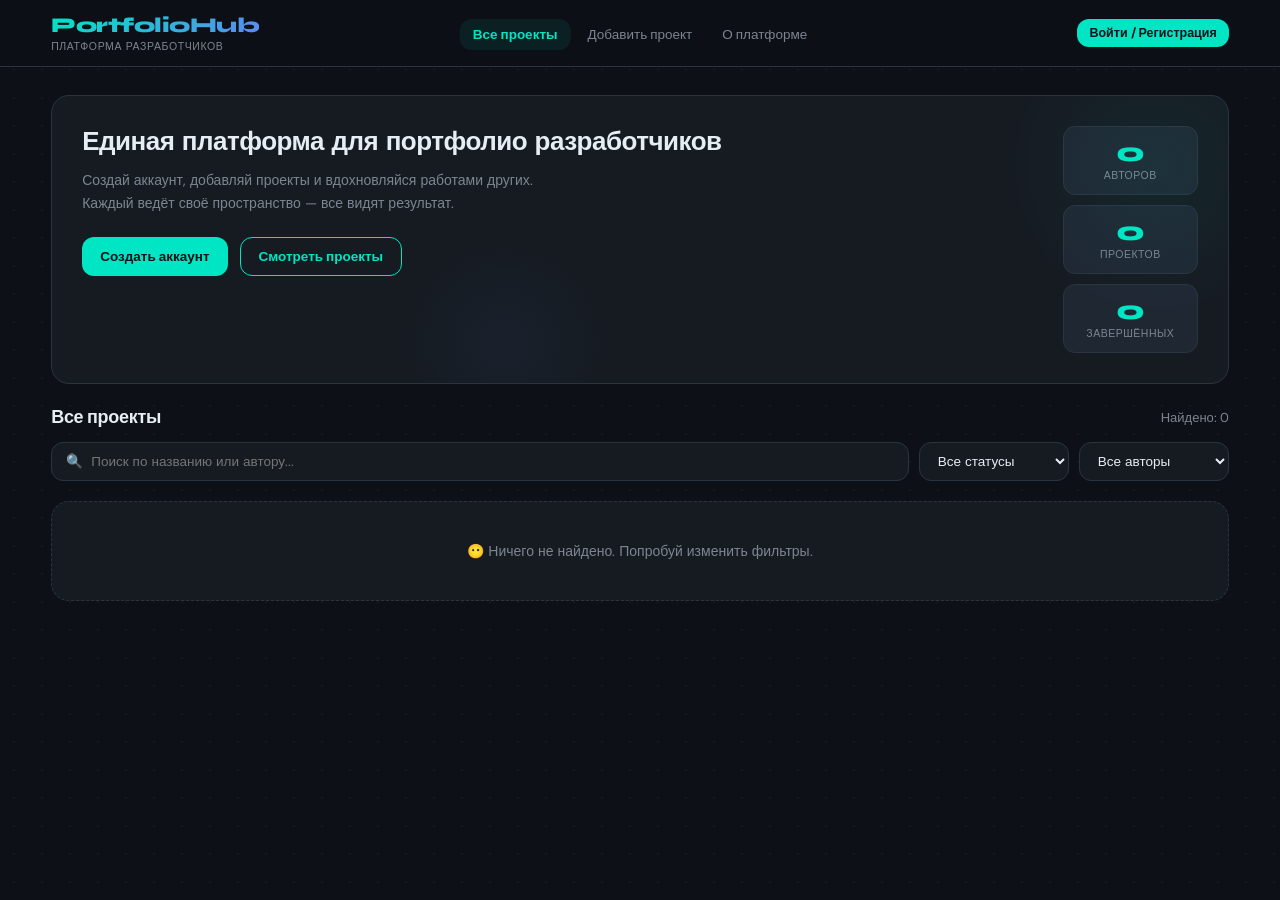
<file: multiuser-site/index.html>
<!DOCTYPE html>
<html lang="ru">
<head>
  <meta charset="UTF-8">
  <meta name="viewport" content="width=device-width, initial-scale=1.0">
  <title>PortfolioHub</title>
  <link rel="stylesheet" href="css/style.css">
</head>
<body>

<header class="site-header">
  <div class="container header-row">
    <div class="logo-block">
      <h1 class="logo-title">PortfolioHub</h1>
      <p class="logo-text">Платформа разработчиков</p>
    </div>
    <nav class="nav">
      <a href="index.html" class="active">Все проекты</a>
      <a href="form.html">Добавить проект</a>
      <a href="about.html">О платформе</a>
    </nav>
    <div class="user-area">
      <div id="userInfo" style="display:none">
        <div class="user-badge">
          <div class="avatar-dot" id="headerAvatar"></div>
          <span id="headerName"></span>
        </div>
        <button class="btn btn-ghost btn-sm" id="logoutBtn">Выйти</button>
      </div>
      <button id="loginBtn" class="btn btn-sm">Войти / Регистрация</button>
    </div>
  </div>
</header>

<main class="container">
  <section class="hero">
    <div class="hero-left">
      <h2>Единая платформа для портфолио разработчиков</h2>
      <p>Создай аккаунт, добавляй проекты и вдохновляйся работами других. Каждый ведёт своё пространство — все видят результат.</p>
      <div class="hero-actions">
        <button class="btn" id="heroRegBtn">Создать аккаунт</button>
        <a href="#projects" class="btn btn-outline">Смотреть проекты</a>
      </div>
    </div>
    <div class="hero-stats">
      <div class="stat-mini"><span id="statUsers">0</span><small>Авторов</small></div>
      <div class="stat-mini"><span id="statProjects">0</span><small>Проектов</small></div>
      <div class="stat-mini"><span id="statDone">0</span><small>Завершённых</small></div>
    </div>
  </section>

  <div class="section-header" id="projects">
    <h2>Все проекты</h2>
    <p id="countText"></p>
  </div>

  <div class="filters">
    <input type="text" id="searchInput" placeholder="🔍  Поиск по названию или автору...">
    <select id="statusFilter">
      <option value="all">Все статусы</option>
      <option value="done">Завершённые</option>
      <option value="progress">В процессе</option>
    </select>
    <select id="userFilter">
      <option value="all">Все авторы</option>
    </select>
  </div>

  <div id="projectsList" class="projects-grid"></div>
</main>


<div id="authModal" class="modal-overlay" style="display:none">
  <div class="modal">
    <button class="modal-close" id="authClose">✕</button>
    <h2>Добро пожаловать</h2>
    <p class="modal-desc">Войди или создай новый аккаунт</p>

    <div class="modal-tabs">
      <button class="modal-tab active" id="tabLogin">Войти</button>
      <button class="modal-tab" id="tabRegister">Регистрация</button>
    </div>

  
    <div id="loginForm">
      <div class="form-group">
        <label>Имя пользователя</label>
        <input type="text" id="loginName" placeholder="Например: Артур" autocomplete="username">
      </div>
      <div class="form-group">
        <label>Пароль</label>
        <div class="input-wrap">
          <input type="password" id="loginPass" placeholder="Введи пароль" autocomplete="current-password">
          <button type="button" class="toggle-pw" id="toggleLogin">👁</button>
        </div>
      </div>
      <span class="form-error" id="loginError"></span>
      <div class="modal-buttons">
        <button type="button" class="btn" id="doLoginBtn">Войти</button>
      </div>
      <div class="divider"></div>
      <div id="demoUsers" class="users-list"></div>
    </div>

 
    <div id="registerForm" style="display:none">
      <div class="form-group">
        <label>Имя пользователя</label>
        <input type="text" id="regName" placeholder="Минимум 2 символа" maxlength="24" autocomplete="username">
      </div>
      <div class="form-group">
        <label>Пароль</label>
        <div class="input-wrap">
          <input type="password" id="regPass" placeholder="Минимум 4 символа" autocomplete="new-password">
          <button type="button" class="toggle-pw" id="toggleReg1">👁</button>
        </div>
      </div>
      <div class="form-group">
        <label>Подтверди пароль</label>
        <div class="input-wrap">
          <input type="password" id="regPass2" placeholder="Повтори пароль" autocomplete="new-password">
          <button type="button" class="toggle-pw" id="toggleReg2">👁</button>
        </div>
      </div>
      <div class="form-group">
        <label>Цвет аватара</label>
        <div class="avatar-colors" id="colorPicker"></div>
      </div>
      <span class="form-error" id="regError"></span>
      <div class="modal-buttons">
        <button type="button" class="btn" id="doRegBtn">Создать аккаунт</button>
      </div>
    </div>
  </div>
</div>


<div id="projectModal" class="project-modal-overlay" style="display:none">
  <div class="project-modal">
    <div class="project-modal-header">
      <div class="project-modal-header-left">
        <span id="pm-status" class="project-status"></span>
        <h2 id="pm-title" style="margin-top:8px"></h2>
      </div>
      <button class="modal-close" id="pmClose" style="flex-shrink:0">✕</button>
    </div>
    <div class="project-modal-body">
      <div class="project-modal-meta">
        <div class="meta-item"><div class="meta-label">Категория</div><div class="meta-value" id="pm-category"></div></div>
        <div class="meta-item"><div class="meta-label">Дата</div><div class="meta-value" id="pm-date"></div></div>
      </div>
      <div class="project-modal-desc">
        <div class="meta-label">Описание проекта</div>
        <p id="pm-desc"></p>
      </div>
      <div id="pm-link-wrap" style="display:none">
        <a id="pm-link" class="project-modal-link" target="_blank" rel="noopener">🔗 <span id="pm-link-text"></span></a>
      </div>
      <div class="project-modal-author">
        <div class="author-avatar-lg" id="pm-avatar"></div>
        <div class="author-info">
          <div class="author-name" id="pm-author"></div>
          <div class="author-sub">Автор проекта</div>
        </div>
      </div>
    </div>
    <div class="project-modal-footer">
      <div id="pm-owner-btns" style="display:none; gap:8px">
        <button type="button" class="btn btn-ghost btn-sm" id="pm-toggle-btn">Сменить статус</button>
        <button type="button" class="btn btn-danger btn-sm" id="pm-delete-btn">Удалить проект</button>
      </div>
      <button type="button" class="btn btn-outline btn-sm" id="pmCloseFooter">Закрыть</button>
    </div>
  </div>
</div>

<script src="js/storage.js"></script>
<script src="js/main.js"></script>
</body>
</html>
</file>
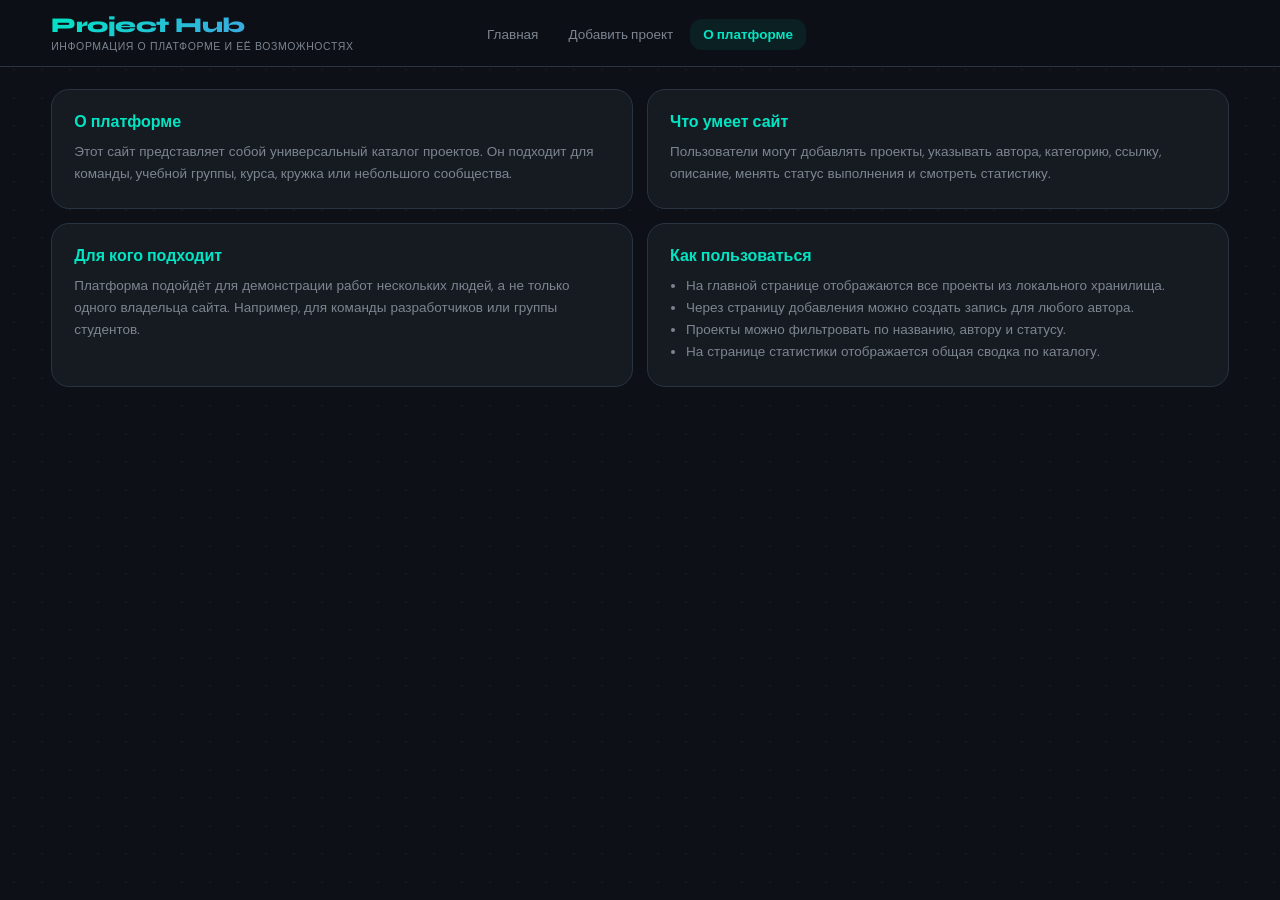
<file: multiuser-site/about.html>
<!DOCTYPE html>
<html lang="ru">
<head>
  <meta charset="UTF-8">
  <meta name="viewport" content="width=device-width, initial-scale=1.0">
  <title>О платформе</title>
  <link rel="stylesheet" href="css/style.css">
</head>
<body>
  <header class="site-header">
    <div class="container header-row">
      <div class="logo-block">
        <h1 class="logo-title">Project Hub</h1>
        <p class="logo-text">Информация о платформе и её возможностях</p>
      </div>

      <nav class="nav">
        <a href="index.html">Главная</a>
        <a href="form.html">Добавить проект</a>
        <a href="about.html" class="active">О платформе</a>
      </nav>
    </div>
  </header>

  <main class="container">
    <section class="about-grid">
      <div class="about-card">
        <h2>О платформе</h2>
        <p>
          Этот сайт представляет собой универсальный каталог проектов. Он подходит
          для команды, учебной группы, курса, кружка или небольшого сообщества.
        </p>
      </div>

      <div class="about-card">
        <h2>Что умеет сайт</h2>
        <p>
          Пользователи могут добавлять проекты, указывать автора, категорию,
          ссылку, описание, менять статус выполнения и смотреть статистику.
        </p>
      </div>

      <div class="about-card">
        <h2>Для кого подходит</h2>
        <p>
          Платформа подойдёт для демонстрации работ нескольких людей, а не только
          одного владельца сайта. Например, для команды разработчиков или группы студентов.
        </p>
      </div>

      <div class="about-card">
        <h2>Как пользоваться</h2>
        <ul>
          <li>На главной странице отображаются все проекты из локального хранилища.</li>
          <li>Через страницу добавления можно создать запись для любого автора.</li>
          <li>Проекты можно фильтровать по названию, автору и статусу.</li>
          <li>На странице статистики отображается общая сводка по каталогу.</li>
        </ul>
      </div>
    </section>
  </main>
</body>
</html>
</file>
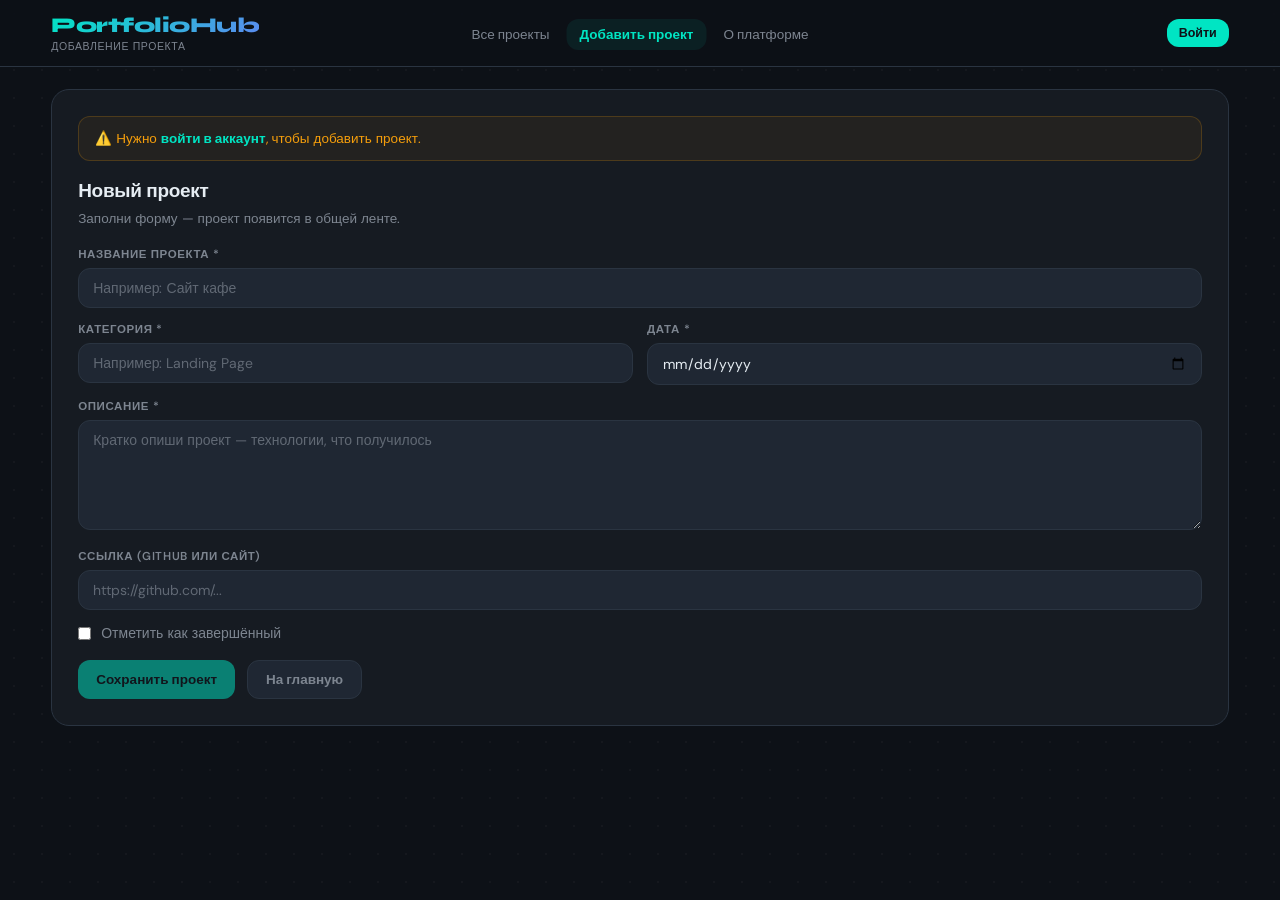
<file: multiuser-site/form.html>
<!DOCTYPE html>
<html lang="ru">
<head>
  <meta charset="UTF-8">
  <meta name="viewport" content="width=device-width, initial-scale=1.0">
  <title>Добавить проект — PortfolioHub</title>
  <link rel="stylesheet" href="css/style.css">
</head>
<body>

  <header class="site-header">
    <div class="container header-row">
      <div class="logo-block">
        <h1 class="logo-title">PortfolioHub</h1>
        <p class="logo-text">Добавление проекта</p>
      </div>
      <nav class="nav">
        <a href="index.html">Все проекты</a>
        <a href="form.html" class="active">Добавить проект</a>
        <a href="about.html">О платформе</a>
      </nav>
      <div class="user-area">
        <div id="userInfo" style="display:none">
          <div class="user-badge">
            <div class="avatar-dot" id="headerAvatar"></div>
            <span id="headerName"></span>
          </div>
          <button class="btn btn-ghost btn-sm" onclick="storage.logout(); location.href='index.html'">Выйти</button>
        </div>
        <a id="loginBtn" href="index.html" class="btn btn-sm" style="display:none">Войти</a>
      </div>
    </div>
  </header>

  <main class="container">
    <section class="page-box">
      <div id="authWarning" class="auth-warning" style="display:none">
        ⚠️ Нужно <a href="index.html">войти в аккаунт</a>, чтобы добавить проект.
      </div>
      <h2>Новый проект</h2>
      <p class="page-text">Заполни форму — проект появится в общей ленте.</p>
      <p class="author-text" id="authorLine" style="display:none"></p>

      <form id="projectForm" class="project-form" style="margin-top:20px">
        <div class="form-group">
          <label>Название проекта *</label>
          <input type="text" id="title" placeholder="Например: Сайт кафе">
        </div>
        <div class="form-row">
          <div class="form-group">
            <label>Категория *</label>
            <input type="text" id="category" placeholder="Например: Landing Page">
          </div>
          <div class="form-group">
            <label>Дата *</label>
            <input type="date" id="date">
          </div>
        </div>
        <div class="form-group">
          <label>Описание *</label>
          <textarea id="description" placeholder="Кратко опиши проект — технологии, что получилось"></textarea>
        </div>
        <div class="form-group">
          <label>Ссылка (GitHub или сайт)</label>
          <input type="text" id="link" placeholder="https://github.com/...">
        </div>
        <div class="checkbox-group">
          <input type="checkbox" id="done">
          <label for="done">Отметить как завершённый</label>
        </div>
        <div class="form-buttons">
          <button type="submit" class="btn" id="submitBtn">Сохранить проект</button>
          <a href="index.html" class="btn btn-gray">На главную</a>
        </div>
      </form>
    </section>

    <section class="page-box" id="mySection" style="display:none">
      <h2>Мои проекты</h2>
      <div id="myProjectsList" class="projects-grid" style="margin-top:16px"></div>
    </section>
  </main>

  <div id="projectModal" class="project-modal-overlay" style="display:none" onclick="if(event.target===this)closeProjectModal()">
    <div class="project-modal">
      <div class="project-modal-header">
        <div class="project-modal-header-left">
          <span id="pm-status" class="project-status"></span>
          <h2 id="pm-title" style="margin-top:8px"></h2>
        </div>
        <button class="modal-close" onclick="closeProjectModal()" style="flex-shrink:0">✕</button>
      </div>
      <div class="project-modal-body">
        <div class="project-modal-meta">
          <div class="meta-item"><div class="meta-label">Категория</div><div class="meta-value" id="pm-category"></div></div>
          <div class="meta-item"><div class="meta-label">Дата</div><div class="meta-value" id="pm-date"></div></div>
        </div>
        <div class="project-modal-desc">
          <div class="meta-label">Описание проекта</div>
          <p id="pm-desc"></p>
        </div>
        <div id="pm-link-wrap" style="display:none">
          <a id="pm-link" class="project-modal-link" target="_blank" rel="noopener">🔗 <span id="pm-link-text"></span></a>
        </div>
        <div class="project-modal-author">
          <div class="author-avatar-lg" id="pm-avatar"></div>
          <div class="author-info"><div class="author-name" id="pm-author"></div><div class="author-sub">Автор проекта</div></div>
        </div>
      </div>
      <div class="project-modal-footer">
        <div id="pm-owner-btns" style="display:none; gap:8px">
          <button class="btn btn-ghost btn-sm" id="pm-toggle-btn">Сменить статус</button>
          <button class="btn btn-danger btn-sm" id="pm-delete-btn">Удалить</button>
        </div>
        <button class="btn btn-outline btn-sm" onclick="closeProjectModal()">Закрыть</button>
      </div>
    </div>
  </div>

  <script src="js/storage.js"></script>
  <script src="js/form.js"></script>
</body>
</html>
</file>
<file: multiuser-site/css/style.css>
@import url("https://fonts.googleapis.com/css2?family=Syne:wght@400;600;700;800&family=DM+Sans:wght@300;400;500;600&display=swap");

:root {
  --bg: #0d1117;
  --surface: #161b22;
  --surface2: #1f2733;
  --border: #2a3441;
  --accent: #00e5c3;
  --accent2: #5b8af0;
  --warn: #f59e0b;
  --danger: #ef4444;
  --text: #e6edf3;
  --muted: #7d8590;
  --done-bg: #0d2818;
  --done-fg: #3fb950;
  --prog-bg: #271c0d;
  --prog-fg: #d29922;
  --radius: 12px;
  --radius-lg: 18px;
}

* {
  box-sizing: border-box;
  margin: 0;
  padding: 0;
}
html {
  scroll-behavior: smooth;
}

body {
  font-family: "DM Sans", sans-serif;
  background: var(--bg);
  color: var(--text);
  min-height: 100vh;
  background-image: radial-gradient(circle, #ffffff08 1px, transparent 1px);
  background-size: 28px 28px;
}

::-webkit-scrollbar {
  width: 6px;
}
::-webkit-scrollbar-track {
  background: var(--bg);
}
::-webkit-scrollbar-thumb {
  background: var(--border);
  border-radius: 3px;
}

.container {
  width: 92%;
  max-width: 1200px;
  margin: 0 auto;
}

.site-header {
  background: rgba(13, 17, 23, 0.88);
  backdrop-filter: blur(16px);
  border-bottom: 1px solid var(--border);
  padding: 13px 0;
  position: sticky;
  top: 0;
  z-index: 200;
}

.header-row {
  display: flex;
  align-items: center;
  justify-content: space-between;
  position: relative;
}

.logo-title {
  font-family: "Syne", sans-serif;
  font-weight: 800;
  font-size: 21px;
  letter-spacing: -0.5px;
  background: linear-gradient(135deg, var(--accent) 0%, var(--accent2) 100%);
  -webkit-background-clip: text;
  -webkit-text-fill-color: transparent;
  background-clip: text;
}

.logo-text {
  font-size: 10.5px;
  color: var(--muted);
  letter-spacing: 0.6px;
  text-transform: uppercase;
  margin-top: 2px;
}

.nav {
 position: absolute;
  left: 50%;
  transform: translateX(-50%);
  
}
.nav a {
  text-decoration: none;
  color: var(--muted);
  font-weight: 500;
  font-size: 13.5px;
  padding: 7px 13px;
  border-radius: var(--radius);
  transition:
    color 0.2s,
    background 0.2s;
}
.nav a:hover {
  color: var(--text);
  background: var(--surface2);
}
.nav a.active {
  color: var(--accent);
  background: rgba(0, 229, 195, 0.08);
  font-weight: 600;
}

.user-area {
  display: flex;
  align-items: center;
  gap: 10px;
}

.user-badge {
  display: flex;
  align-items: center;
  gap: 8px;
  background: var(--surface2);
  border: 1px solid var(--border);
  border-radius: 30px;
  padding: 5px 14px 5px 6px;
  font-size: 13px;
  font-weight: 500;
  color: var(--text);
}

.avatar-dot {
  width: 26px;
  height: 26px;
  border-radius: 50%;
  display: flex;
  align-items: center;
  justify-content: center;
  font-size: 11px;
  font-weight: 800;
  color: #fff;
  flex-shrink: 0;
}

#userInfo {
  display: flex;
  align-items: center;
  gap: 8px;
}

.btn {
  display: inline-flex;
  align-items: center;
  gap: 6px;
  background: var(--accent);
  color: #0d1117;
  text-decoration: none;
  border: none;
  padding: 10px 18px;
  border-radius: var(--radius);
  cursor: pointer;
  font-size: 13.5px;
  font-weight: 700;
  font-family: "DM Sans", sans-serif;
  transition:
    background 0.18s,
    transform 0.15s,
    box-shadow 0.18s;
  white-space: nowrap;
}
.btn:hover {
  background: #00ccad;
  transform: translateY(-1px);
  box-shadow: 0 6px 20px rgba(0, 229, 195, 0.25);
}
.btn-sm {
  padding: 6px 12px;
  font-size: 12.5px;
}
.btn-ghost {
  background: transparent;
  border: 1px solid var(--border);
  color: var(--text);
}
.btn-ghost:hover {
  background: var(--surface2);
  box-shadow: none;
  transform: none;
}
.btn-gray {
  background: var(--surface2);
  color: var(--muted);
  border: 1px solid var(--border);
}
.btn-gray:hover {
  background: var(--border);
  color: var(--text);
  box-shadow: none;
  transform: none;
}
.btn-danger {
  background: rgba(239, 68, 68, 0.1);
  color: var(--danger);
  border: 1px solid rgba(239, 68, 68, 0.2);
}
.btn-danger:hover {
  background: var(--danger);
  color: #fff;
  box-shadow: 0 4px 14px rgba(239, 68, 68, 0.3);
}
.btn-outline {
  background: transparent;
  border: 1.5px solid var(--accent);
  color: var(--accent);
}
.btn-outline:hover {
  background: rgba(0, 229, 195, 0.08);
  box-shadow: none;
  transform: none;
}

.hero {
  display: grid;
  grid-template-columns: 1fr auto;
  gap: 20px;
  margin: 28px 0 22px;
  background: var(--surface);
  border: 1px solid var(--border);
  border-radius: var(--radius-lg);
  padding: 30px;
  position: relative;
  overflow: hidden;
}
.hero::before {
  content: "";
  position: absolute;
  top: -80px;
  right: -80px;
  width: 300px;
  height: 300px;
  border-radius: 50%;
  background: radial-gradient(
    circle,
    rgba(0, 229, 195, 0.06) 0%,
    transparent 70%
  );
  pointer-events: none;
}
.hero::after {
  content: "";
  position: absolute;
  bottom: -60px;
  left: 30%;
  width: 200px;
  height: 200px;
  border-radius: 50%;
  background: radial-gradient(
    circle,
    rgba(91, 138, 240, 0.05) 0%,
    transparent 70%
  );
  pointer-events: none;
}

.hero-left h2 {
  font-family: "Syne", sans-serif;
  font-size: 26px;
  font-weight: 800;
  letter-spacing: -0.5px;
  line-height: 1.25;
  margin-bottom: 10px;
}
.hero-left p {
  color: var(--muted);
  line-height: 1.65;
  font-size: 14px;
  margin-bottom: 22px;
  max-width: 460px;
}
.hero-actions {
  display: flex;
  gap: 12px;
  flex-wrap: wrap;
}

.hero-stats {
  display: flex;
  flex-direction: column;
  gap: 10px;
  justify-content: center;
  min-width: 135px;
}
.stat-mini {
  background: var(--surface2);
  border: 1px solid var(--border);
  border-radius: var(--radius);
  padding: 12px 16px;
  text-align: center;
}
.stat-mini span {
  display: block;
  font-family: "Syne", sans-serif;
  font-size: 27px;
  font-weight: 800;
  color: var(--accent);
  line-height: 1;
}
.stat-mini small {
  display: block;
  color: var(--muted);
  font-size: 10.5px;
  margin-top: 3px;
  text-transform: uppercase;
  letter-spacing: 0.5px;
}

.section-header {
  display: flex;
  justify-content: space-between;
  align-items: center;
  margin-bottom: 14px;
  flex-wrap: wrap;
  gap: 10px;
}
.section-header h2 {
  font-family: "Syne", sans-serif;
  font-size: 18px;
  font-weight: 700;
  letter-spacing: -0.3px;
}
.section-header p {
  font-size: 13px;
  color: var(--muted);
}

.filters {
  display: flex;
  gap: 10px;
  flex-wrap: wrap;
  margin-bottom: 20px;
}
.filters input,
.filters select {
  padding: 9px 14px;
  border: 1px solid var(--border);
  border-radius: var(--radius);
  font-size: 13.5px;
  background: var(--surface);
  color: var(--text);
  font-family: "DM Sans", sans-serif;
  transition:
    border-color 0.2s,
    box-shadow 0.2s;
}
.filters input:focus,
.filters select:focus {
  outline: none;
  border-color: var(--accent);
  box-shadow: 0 0 0 3px rgba(0, 229, 195, 0.1);
}
.filters input {
  flex: 1;
  min-width: 200px;
}
.filters select {
  min-width: 150px;
}
.filters select option {
  background: var(--surface2);
}

.projects-grid {
  display: grid;
  grid-template-columns: repeat(3, 1fr);
  gap: 14px;
  margin-bottom: 40px;
}

.project-card {
  background: var(--surface);
  border: 1px solid var(--border);
  border-radius: var(--radius-lg);
  padding: 18px;
  display: flex;
  flex-direction: column;
  gap: 5px;
  transition:
    border-color 0.2s,
    transform 0.2s,
    box-shadow 0.2s;
  position: relative;
  overflow: hidden;
}
.project-card::after {
  content: "";
  position: absolute;
  top: 0;
  left: 0;
  right: 0;
  height: 2px;
  background: linear-gradient(90deg, var(--accent), var(--accent2));
  opacity: 0;
  transition: opacity 0.2s;
}
.project-card:hover {
  border-color: rgba(0, 229, 195, 0.3);
  transform: translateY(-2px);
  box-shadow: 0 10px 32px rgba(0, 0, 0, 0.4);
}
.project-card:hover::after {
  opacity: 1;
}

.project-card h3 {
  font-family: "Syne", sans-serif;
  font-size: 15px;
  font-weight: 700;
  color: var(--text);
  margin: 4px 0 2px;
}
.project-card p {
  font-size: 13px;
  color: var(--muted);
  line-height: 1.5;
}
.project-card p strong {
  color: var(--text);
}
.project-card a {
  color: var(--accent);
  font-size: 12px;
  word-break: break-all;
}

.card-top {
  display: flex;
  justify-content: space-between;
  align-items: center;
}
.card-author {
  display: flex;
  align-items: center;
  gap: 6px;
  font-size: 12px;
  color: var(--muted);
  font-weight: 500;
}

.project-status {
  display: inline-block;
  padding: 3px 10px;
  border-radius: 20px;
  font-size: 11px;
  font-weight: 700;
}
.status-done {
  background: var(--done-bg);
  color: var(--done-fg);
  border: 1px solid rgba(63, 185, 80, 0.2);
}
.status-progress {
  background: var(--prog-bg);
  color: var(--prog-fg);
  border: 1px solid rgba(210, 153, 34, 0.2);
}

.card-buttons {
  display: flex;
  gap: 7px;
  flex-wrap: wrap;
  margin-top: 12px;
  padding-top: 12px;
  border-top: 1px solid var(--border);
}

.modal-overlay {
  position: fixed;
  inset: 0;
  background: rgba(0, 0, 0, 0.7);
  display: flex;
  align-items: center;
  justify-content: center;
  z-index: 999;
  backdrop-filter: blur(8px);
  animation: fadeIn 0.18s ease;
}
@keyframes fadeIn {
  from {
    opacity: 0;
  }
  to {
    opacity: 1;
  }
}

.modal {
  background: var(--surface);
  border: 1px solid var(--border);
  border-radius: var(--radius-lg);
  padding: 30px;
  width: 90%;
  max-width: 420px;
  position: relative;
  box-shadow: 0 24px 80px rgba(0, 0, 0, 0.6);
  animation: slideUp 0.22s ease;
}
@keyframes slideUp {
  from {
    transform: translateY(14px);
    opacity: 0;
  }
  to {
    transform: translateY(0);
    opacity: 1;
  }
}

.modal-close {
  position: absolute;
  top: 13px;
  right: 13px;
  background: var(--surface2);
  border: 1px solid var(--border);
  color: var(--muted);
  cursor: pointer;
  width: 28px;
  height: 28px;
  border-radius: 8px;
  font-size: 14px;
  display: flex;
  align-items: center;
  justify-content: center;
  transition: 0.2s;
}
.modal-close:hover {
  background: var(--border);
  color: var(--text);
}

.modal h2 {
  font-family: "Syne", sans-serif;
  font-size: 21px;
  font-weight: 800;
  letter-spacing: -0.5px;
  margin-bottom: 6px;
}
.modal-desc {
  font-size: 13.5px;
  color: var(--muted);
  margin-bottom: 20px;
}

.modal-tabs {
  display: flex;
  background: var(--surface2);
  border-radius: var(--radius);
  padding: 3px;
  margin-bottom: 20px;
  border: 1px solid var(--border);
}
.modal-tab {
  flex: 1;
  padding: 8px;
  text-align: center;
  font-size: 13.5px;
  font-weight: 600;
  color: var(--muted);
  cursor: pointer;
  border-radius: 9px;
  transition: 0.18s;
  font-family: "DM Sans", sans-serif;
  border: none;
  background: transparent;
}
.modal-tab.active {
  background: var(--surface);
  color: var(--accent);
  border: 1px solid rgba(0, 229, 195, 0.2);
}

.form-group {
  margin-bottom: 14px;
}
.form-group label {
  display: block;
  font-size: 11.5px;
  font-weight: 600;
  color: var(--muted);
  text-transform: uppercase;
  letter-spacing: 0.6px;
  margin-bottom: 6px;
}
.form-group input,
.form-group textarea,
.form-group select {
  width: 100%;
  padding: 10px 14px;
  background: var(--surface2);
  border: 1px solid var(--border);
  border-radius: var(--radius);
  color: var(--text);
  font-size: 14px;
  font-family: "DM Sans", sans-serif;
  transition:
    border-color 0.2s,
    box-shadow 0.2s;
}
.form-group input:focus,
.form-group textarea:focus {
  outline: none;
  border-color: var(--accent);
  box-shadow: 0 0 0 3px rgba(0, 229, 195, 0.1);
}
.form-group input::placeholder,
.form-group textarea::placeholder {
  color: var(--muted);
  opacity: 0.7;
}
.form-group select option {
  background: var(--surface2);
}
.form-row {
  display: grid;
  grid-template-columns: 1fr 1fr;
  gap: 14px;
}
.project-form textarea {
  min-height: 110px;
  resize: vertical;
}
.checkbox-group {
  display: flex;
  align-items: center;
  gap: 10px;
  margin-bottom: 18px;
  font-size: 14px;
  color: var(--muted);
}
.checkbox-group input {
  width: auto;
  accent-color: var(--accent);
}
.form-buttons {
  display: flex;
  gap: 12px;
  flex-wrap: wrap;
}

.input-wrap {
  position: relative;
}
.input-wrap input {
  padding-right: 42px;
}
.toggle-pw {
  position: absolute;
  right: 10px;
  top: 50%;
  transform: translateY(-50%);
  background: none;
  border: none;
  color: var(--muted);
  cursor: pointer;
  font-size: 16px;
  transition: color 0.2s;
  line-height: 1;
}
.toggle-pw:hover {
  color: var(--text);
}

.avatar-colors {
  display: flex;
  gap: 8px;
  flex-wrap: wrap;
  margin-top: 6px;
}
.avatar-color-btn {
  width: 26px;
  height: 26px;
  border-radius: 50%;
  border: 2px solid transparent;
  cursor: pointer;
  transition: 0.18s;
  outline: none;
}
.avatar-color-btn.selected {
  border-color: var(--text);
  transform: scale(1.25);
}

.form-error {
  font-size: 12px;
  color: var(--danger);
  margin-top: 5px;
  display: block;
}

.users-label {
  font-size: 11.5px;
  color: var(--muted);
  text-transform: uppercase;
  letter-spacing: 0.5px;
  margin: 16px 0 8px;
}
.users-list {
  display: flex;
  flex-wrap: wrap;
  gap: 8px;
}
.user-chip {
  display: flex;
  align-items: center;
  gap: 7px;
  background: var(--surface2);
  border: 1px solid var(--border);
  border-radius: 30px;
  padding: 4px 12px 4px 6px;
  font-size: 13px;
  cursor: pointer;
  font-weight: 500;
  font-family: "DM Sans", sans-serif;
  color: var(--text);
  transition: 0.18s;
}
.user-chip:hover {
  border-color: rgba(0, 229, 195, 0.4);
  color: var(--accent);
}

.divider {
  display: flex;
  align-items: center;
  gap: 12px;
  margin: 14px 0;
  font-size: 12px;
  color: var(--muted);
}
.divider::before,
.divider::after {
  content: "";
  flex: 1;
  height: 1px;
  background: var(--border);
}

.modal-buttons {
  display: flex;
  gap: 10px;
  margin-top: 18px;
  flex-wrap: wrap;
}

.page-box {
  background: var(--surface);
  border: 1px solid var(--border);
  border-radius: var(--radius-lg);
  padding: 26px;
  margin: 22px 0;
}
.page-box h2 {
  font-family: "Syne", sans-serif;
  font-size: 19px;
  font-weight: 700;
  letter-spacing: -0.3px;
  margin-bottom: 8px;
}
.page-text {
  color: var(--muted);
  font-size: 13.5px;
  margin-bottom: 6px;
}
.author-text {
  color: var(--accent);
  font-weight: 600;
  font-size: 14px;
  margin-bottom: 4px !important;
}

.about-grid {
  display: grid;
  grid-template-columns: 1fr 1fr;
  gap: 14px;
  margin: 22px 0;
}
.about-card {
  background: var(--surface);
  border: 1px solid var(--border);
  border-radius: var(--radius-lg);
  padding: 22px;
  transition: border-color 0.2s;
}
.about-card:hover {
  border-color: rgba(0, 229, 195, 0.25);
}
.about-card h2 {
  font-family: "Syne", sans-serif;
  font-size: 16px;
  font-weight: 700;
  color: var(--accent);
  margin-bottom: 10px;
}
.about-card p,
.about-card li {
  font-size: 13.5px;
  color: var(--muted);
  line-height: 1.65;
}
.about-card strong {
  color: var(--text);
}
.about-card ul {
  padding-left: 16px;
}

.auth-warning {
  background: rgba(245, 158, 11, 0.06);
  border: 1px solid rgba(245, 158, 11, 0.2);
  border-radius: var(--radius);
  padding: 13px 16px;
  margin-bottom: 18px;
  font-size: 13.5px;
  color: var(--warn);
}
.auth-warning a {
  color: var(--accent);
  font-weight: 600;
  text-decoration: none;
}

.empty-text {
  background: var(--surface);
  border: 1px dashed var(--border);
  border-radius: var(--radius-lg);
  padding: 40px;
  text-align: center;
  color: var(--muted);
  font-size: 14px;
  grid-column: 1/-1;
}

@keyframes cardIn {
  from {
    opacity: 0;
    transform: translateY(10px);
  }
  to {
    opacity: 1;
    transform: translateY(0);
  }
}
.project-card {
  animation: cardIn 0.28s ease both;
}
.project-card:nth-child(1) {
  animation-delay: 0.03s;
}
.project-card:nth-child(2) {
  animation-delay: 0.07s;
}
.project-card:nth-child(3) {
  animation-delay: 0.11s;
}
.project-card:nth-child(4) {
  animation-delay: 0.15s;
}
.project-card:nth-child(5) {
  animation-delay: 0.19s;
}
.project-card:nth-child(6) {
  animation-delay: 0.23s;
}

/* PROJECT DETAIL MODAL */
.project-modal-overlay {
  position: fixed;
  inset: 0;
  background: rgba(0, 0, 0, 0.75);
  display: flex;
  align-items: center;
  justify-content: center;
  z-index: 998;
  backdrop-filter: blur(10px);
  animation: fadeIn 0.2s ease;
  padding: 20px;
}

.project-modal {
  background: var(--surface);
  border: 1px solid var(--border);
  border-radius: var(--radius-lg);
  width: 100%;
  max-width: 620px;
  max-height: 88vh;
  overflow-y: auto;
  position: relative;
  box-shadow: 0 32px 100px rgba(0, 0, 0, 0.7);
  animation: slideUp 0.24s ease;
}

.project-modal-header {
  position: sticky;
  top: 0;
  background: var(--surface);
  border-bottom: 1px solid var(--border);
  padding: 20px 24px 16px;
  z-index: 2;
  display: flex;
  align-items: flex-start;
  justify-content: space-between;
  gap: 14px;
}

.project-modal-header-left {
  flex: 1;
}

.project-modal-header h2 {
  font-family: "Syne", sans-serif;
  font-size: 22px;
  font-weight: 800;
  letter-spacing: -0.5px;
  color: var(--text);
  margin-bottom: 6px;
  line-height: 1.2;
}

.project-modal-body {
  padding: 24px;
  display: flex;
  flex-direction: column;
  gap: 20px;
}

.project-modal-meta {
  display: grid;
  grid-template-columns: 1fr 1fr;
  gap: 12px;
}

.meta-item {
  background: var(--surface2);
  border: 1px solid var(--border);
  border-radius: var(--radius);
  padding: 13px 16px;
}

.meta-item .meta-label {
  font-size: 10.5px;
  font-weight: 600;
  color: var(--muted);
  text-transform: uppercase;
  letter-spacing: 0.6px;
  margin-bottom: 5px;
}

.meta-item .meta-value {
  font-size: 14px;
  color: var(--text);
  font-weight: 500;
}

.project-modal-desc {
  background: var(--surface2);
  border: 1px solid var(--border);
  border-radius: var(--radius);
  padding: 16px;
}

.project-modal-desc .meta-label {
  font-size: 10.5px;
  font-weight: 600;
  color: var(--muted);
  text-transform: uppercase;
  letter-spacing: 0.6px;
  margin-bottom: 10px;
}

.project-modal-desc p {
  font-size: 14px;
  color: var(--muted);
  line-height: 1.7;
}

.project-modal-link {
  display: inline-flex;
  align-items: center;
  gap: 8px;
  background: rgba(0, 229, 195, 0.08);
  border: 1px solid rgba(0, 229, 195, 0.2);
  border-radius: var(--radius);
  padding: 12px 16px;
  color: var(--accent);
  font-size: 14px;
  font-weight: 500;
  text-decoration: none;
  transition: 0.2s;
  word-break: break-all;
}
.project-modal-link:hover {
  background: rgba(0, 229, 195, 0.14);
}

.project-modal-author {
  display: flex;
  align-items: center;
  gap: 12px;
  background: var(--surface2);
  border: 1px solid var(--border);
  border-radius: var(--radius);
  padding: 14px 16px;
}

.author-avatar-lg {
  width: 40px;
  height: 40px;
  border-radius: 50%;
  display: flex;
  align-items: center;
  justify-content: center;
  font-size: 16px;
  font-weight: 800;
  color: #fff;
  flex-shrink: 0;
}

.author-info .author-name {
  font-size: 15px;
  font-weight: 600;
  color: var(--text);
}
.author-info .author-sub {
  font-size: 12px;
  color: var(--muted);
  margin-top: 2px;
}

.project-modal-footer {
  padding: 16px 24px;
  border-top: 1px solid var(--border);
  display: flex;
  gap: 10px;
  flex-wrap: wrap;
  align-items: center;
  justify-content: space-between;
}

.project-card {
  cursor: pointer;
}
.project-card .card-buttons {
  cursor: default;
}
.project-card .card-buttons button {
  cursor: pointer;
}

@media (max-width: 900px) {
  .hero {
    grid-template-columns: 1fr;
  }
  .hero-stats {
    flex-direction: row;
  }
  .projects-grid {
    grid-template-columns: repeat(2, 1fr);
  }
  .about-grid {
    grid-template-columns: 1fr;
  }
  .form-row {
    grid-template-columns: 1fr;
  }
}
@media (max-width: 600px) {
  .header-row {
    flex-direction: column;
    align-items: flex-start;
    gap: 12px;
  }
  .projects-grid {
    grid-template-columns: 1fr;
  }
  .hero-stats {
    flex-direction: column;
  }
}
</file>
